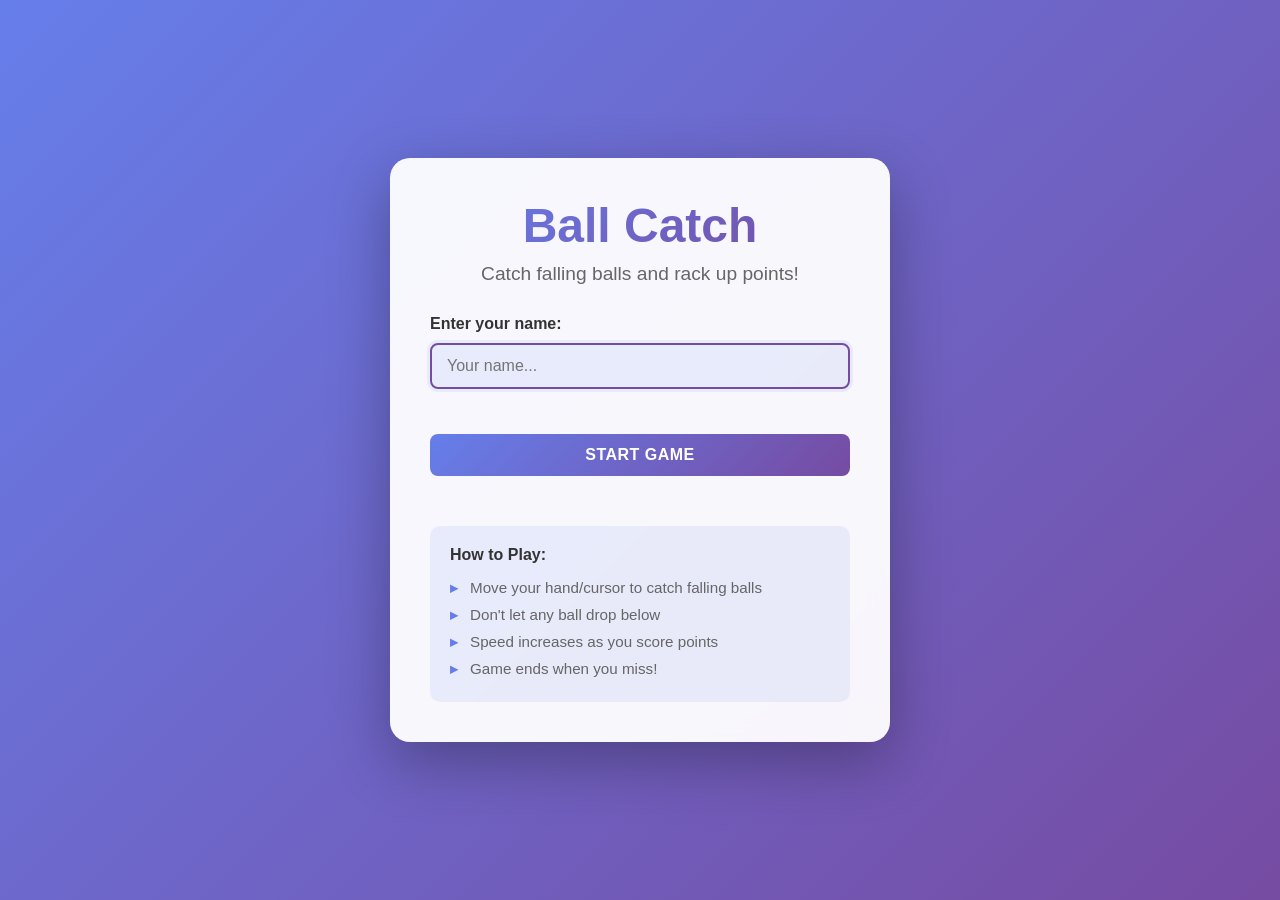
<file: ball-catch-game/ball-catch-game-index.html>
<!DOCTYPE html>
<html lang="en">
<head>
    <meta charset="UTF-8">
    <meta name="viewport" content="width=device-width, initial-scale=1.0">
    <title>Ball Catch Game</title>
    <style>
* {
    margin: 0;
    padding: 0;
    box-sizing: border-box;
}

body {
    font-family: 'Segoe UI', Tahoma, Geneva, Verdana, sans-serif;
    background: linear-gradient(135deg, #667eea 0%, #764ba2 100%);
    min-height: 100vh;
    display: flex;
    align-items: center;
    justify-content: center;
    color: #333;
    overflow: hidden;
}

.container {
    width: 100%;
    height: 100vh;
    position: relative;
}

.screen {
    display: none;
    width: 100%;
    height: 100%;
    position: absolute;
    top: 0;
    left: 0;
    opacity: 0;
    transition: opacity 0.3s ease;
}

.screen.active {
    display: flex;
    opacity: 1;
    z-index: 10;
}

/* Start Screen */
#startScreen {
    align-items: center;
    justify-content: center;
    background: linear-gradient(135deg, #667eea 0%, #764ba2 100%);
}

#startScreen .content {
    background: rgba(255, 255, 255, 0.95);
    backdrop-filter: blur(10px);
    border-radius: 20px;
    padding: 40px;
    max-width: 500px;
    width: 90%;
    box-shadow: 0 20px 60px rgba(0, 0, 0, 0.3);
    text-align: center;
}

.title {
    font-size: 3em;
    background: linear-gradient(135deg, #667eea 0%, #764ba2 100%);
    -webkit-background-clip: text;
    -webkit-text-fill-color: transparent;
    background-clip: text;
    margin-bottom: 10px;
    font-weight: 800;
}

.subtitle {
    font-size: 1.2em;
    color: #666;
    margin-bottom: 30px;
    font-weight: 300;
}

.input-group {
    margin: 25px 0;
    display: flex;
    flex-direction: column;
    align-items: flex-start;
}

.input-group label {
    margin-bottom: 10px;
    font-weight: 600;
    color: #333;
}

.input-field {
    width: 100%;
    padding: 12px 15px;
    border: 2px solid #667eea;
    border-radius: 8px;
    font-size: 1em;
    transition: all 0.3s ease;
    background: rgba(102, 126, 234, 0.05);
}

.input-field:focus {
    outline: none;
    border-color: #764ba2;
    box-shadow: 0 0 0 3px rgba(102, 126, 234, 0.1);
    background: rgba(102, 126, 234, 0.1);
}

.btn {
    padding: 12px 30px;
    border: none;
    border-radius: 8px;
    font-size: 1em;
    font-weight: 600;
    cursor: pointer;
    transition: all 0.3s ease;
    text-transform: uppercase;
    letter-spacing: 0.5px;
}

.btn-primary {
    background: linear-gradient(135deg, #667eea 0%, #764ba2 100%);
    color: white;
    margin: 20px 0;
    width: 100%;
}

.btn-primary:hover {
    transform: translateY(-2px);
    box-shadow: 0 10px 25px rgba(102, 126, 234, 0.4);
}

.btn-primary:active {
    transform: translateY(0);
}

.btn-secondary {
    background: rgba(102, 126, 234, 0.1);
    color: #667eea;
    border: 2px solid #667eea;
}

.btn-secondary:hover {
    background: rgba(102, 126, 234, 0.2);
    transform: translateY(-2px);
}

.btn-small {
    padding: 8px 16px;
    font-size: 0.9em;
    background: rgba(255, 255, 255, 0.2);
    color: white;
    border: 2px solid rgba(255, 255, 255, 0.5);
}

.btn-small:hover {
    background: rgba(255, 255, 255, 0.3);
}

.info {
    margin-top: 30px;
    padding: 20px;
    background: rgba(102, 126, 234, 0.1);
    border-radius: 10px;
    text-align: left;
}

.info p {
    font-weight: 600;
    margin-bottom: 10px;
    color: #333;
}

.info ul {
    list-style: none;
    color: #666;
    font-size: 0.95em;
}

.info li {
    padding: 5px 0;
    padding-left: 20px;
    position: relative;
}

.info li:before {
    content: "▸";
    position: absolute;
    left: 0;
    color: #667eea;
    font-weight: bold;
}

/* Game Screen */
#gameScreen {
    flex-direction: column;
    background: linear-gradient(135deg, #667eea 0%, #764ba2 100%);
}

.game-header {
    display: flex;
    justify-content: space-between;
    align-items: center;
    padding: 20px;
    background: rgba(255, 255, 255, 0.1);
    backdrop-filter: blur(10px);
    border-bottom: 1px solid rgba(255, 255, 255, 0.2);
    z-index: 5;
}

.player-info {
    display: flex;
    align-items: center;
    gap: 20px;
    color: white;
}

.player-name {
    font-size: 1.3em;
    font-weight: 700;
    background: rgba(255, 255, 255, 0.2);
    padding: 8px 15px;
    border-radius: 20px;
    backdrop-filter: blur(10px);
}

.score-label {
    font-size: 1em;
    font-weight: 600;
}

.score {
    font-size: 2em;
    font-weight: 800;
    background: linear-gradient(135deg, #ffd700, #ffed4e);
    -webkit-background-clip: text;
    -webkit-text-fill-color: transparent;
    background-clip: text;
    min-width: 60px;
}

#gameCanvas {
    flex: 1;
    display: block;
    background: rgba(255, 255, 255, 0.05);
    cursor: none;
}

.game-info {
    padding: 15px;
    text-align: center;
    color: white;
    font-weight: 600;
    background: rgba(255, 255, 255, 0.1);
    border-top: 1px solid rgba(255, 255, 255, 0.2);
}

/* Game Over Screen */
#gameOverScreen {
    align-items: center;
    justify-content: center;
    background: linear-gradient(135deg, #667eea 0%, #764ba2 100%);
}

#gameOverScreen .content {
    background: rgba(255, 255, 255, 0.95);
    backdrop-filter: blur(10px);
    border-radius: 20px;
    padding: 40px;
    max-width: 500px;
    width: 90%;
    box-shadow: 0 20px 60px rgba(0, 0, 0, 0.3);
    text-align: center;
}

.result-card {
    background: rgba(102, 126, 234, 0.1);
    border-radius: 15px;
    padding: 25px;
    margin: 30px 0;
    text-align: left;
}

.result-row {
    display: flex;
    justify-content: space-between;
    align-items: center;
    padding: 12px 0;
    border-bottom: 1px solid rgba(102, 126, 234, 0.2);
}

.result-row:last-child {
    border-bottom: none;
}

.result-label {
    font-weight: 600;
    color: #667eea;
    font-size: 1.1em;
}

.result-value {
    font-weight: 700;
    color: #333;
    font-size: 1.3em;
}

.button-group {
    display: flex;
    gap: 15px;
    margin-top: 25px;
}

.button-group .btn {
    flex: 1;
    margin: 0;
}

/* Pause Screen */
#pauseScreen {
    align-items: center;
    justify-content: center;
    background: rgba(0, 0, 0, 0.7);
    backdrop-filter: blur(5px);
}

#pauseScreen .content {
    background: rgba(255, 255, 255, 0.95);
    backdrop-filter: blur(10px);
    border-radius: 20px;
    padding: 40px;
    max-width: 400px;
    width: 90%;
    box-shadow: 0 20px 60px rgba(0, 0, 0, 0.5);
    text-align: center;
}

.pause-info {
    background: rgba(102, 126, 234, 0.1);
    padding: 20px;
    border-radius: 10px;
    margin: 25px 0;
}

.pause-info p {
    font-size: 1.5em;
    font-weight: 700;
    color: #333;
}

/* Responsive Design */
@media (max-width: 768px) {
    .title {
        font-size: 2.2em;
    }

    .subtitle {
        font-size: 1em;
    }

    #startScreen .content {
        padding: 30px 20px;
    }

    #gameOverScreen .content {
        padding: 30px 20px;
    }

    #pauseScreen .content {
        padding: 30px 20px;
    }

    .game-header {
        padding: 15px;
    }

    .player-info {
        gap: 10px;
    }

    .player-name {
        font-size: 1em;
        padding: 6px 12px;
    }

    .score-label {
        font-size: 0.9em;
    }

    .score {
        font-size: 1.5em;
    }

    .button-group {
        flex-direction: column;
    }

    .button-group .btn {
        width: 100%;
    }
}

@media (max-width: 480px) {
    body {
        min-height: 100vh;
    }

    .title {
        font-size: 1.8em;
    }

    #startScreen .content,
    #gameOverScreen .content,
    #pauseScreen .content {
        border-radius: 15px;
        padding: 20px;
    }

    .info {
        font-size: 0.9em;
    }

    .player-info {
        flex-direction: column;
        gap: 5px;
    }

    .btn-small {
        padding: 6px 12px;
        font-size: 0.8em;
    }
}
    </style>
</head>
<body>
    <div class="container">
        <!-- Start Screen -->
        <div id="startScreen" class="screen active">
            <div class="content">
                <h1 class="title">Ball Catch</h1>
                <p class="subtitle">Catch falling balls and rack up points!</p>
                
                <div class="input-group">
                    <label for="playerName">Enter your name:</label>
                    <input 
                        type="text" 
                        id="playerName" 
                        class="input-field" 
                        placeholder="Your name..."
                        maxlength="20"
                    >
                </div>
                
                <button id="startBtn" class="btn btn-primary">Start Game</button>
                
                <div class="info">
                    <p><strong>How to Play:</strong></p>
                    <ul>
                        <li>Move your hand/cursor to catch falling balls</li>
                        <li>Don't let any ball drop below</li>
                        <li>Speed increases as you score points</li>
                        <li>Game ends when you miss!</li>
                    </ul>
                </div>
            </div>
        </div>

        <!-- Game Screen -->
        <div id="gameScreen" class="screen">
            <div class="game-header">
                <div class="player-info">
                    <span class="player-name" id="playerNameDisplay">Player</span>
                    <span class="score-label">Points:</span>
                    <span class="score" id="scoreDisplay">0</span>
                </div>
                <button id="pauseBtn" class="btn btn-small">Pause</button>
            </div>
            
            <canvas id="gameCanvas"></canvas>
            
            <div class="game-info">
                <p id="difficultyDisplay">Level: Easy</p>
            </div>
        </div>

        <!-- Game Over Screen -->
        <div id="gameOverScreen" class="screen">
            <div class="content">
                <h1 class="title">Game Over!</h1>
                
                <div class="result-card">
                    <div class="result-row">
                        <span class="result-label">Player:</span>
                        <span class="result-value" id="resultPlayerName">Player</span>
                    </div>
                    <div class="result-row">
                        <span class="result-label">Final Score:</span>
                        <span class="result-value" id="resultScore">0</span>
                    </div>
                    <div class="result-row">
                        <span class="result-label">Level Reached:</span>
                        <span class="result-value" id="resultLevel">Easy</span>
                    </div>
                </div>
                
                <div class="button-group">
                    <button id="retryBtn" class="btn btn-primary">Play Again</button>
                    <button id="homeBtn" class="btn btn-secondary">Home</button>
                </div>
            </div>
        </div>

        <!-- Pause Screen -->
        <div id="pauseScreen" class="screen">
            <div class="content">
                <h1 class="title">Game Paused</h1>
                
                <div class="pause-info">
                    <p id="pauseScore">Current Score: 0</p>
                </div>
                
                <div class="button-group">
                    <button id="resumeBtn" class="btn btn-primary">Resume</button>
                    <button id="quitBtn" class="btn btn-secondary">Quit</button>
                </div>
            </div>
        </div>
    </div>

    <script>
// Game variables
let gameState = 'start'; // start, playing, paused, gameOver
let score = 0;
let playerName = 'Player';
let currentLevel = 0;
let gameSpeed = 1;

// Canvas setup
const canvas = document.getElementById('gameCanvas');
const ctx = canvas.getContext('2d');

// Resize canvas to fit window
function resizeCanvas() {
    canvas.width = canvas.offsetWidth;
    canvas.height = canvas.offsetHeight;
}

window.addEventListener('resize', resizeCanvas);
resizeCanvas();

// Game objects
const catcher = {
    x: canvas.width / 2,
    y: canvas.height - 80,
    radius: 40,
    speedX: 0,
    maxSpeed: 8
};

let balls = [];
let spawnRate = 2;
let ballSpawnCounter = 0;

// Level configuration
const levels = [
    { name: 'Easy', speed: 2, spawnRate: 1.5, minRadius: 15, maxRadius: 25 },
    { name: 'Medium', speed: 3.5, spawnRate: 2.5, minRadius: 12, maxRadius: 20 },
    { name: 'Hard', speed: 5, spawnRate: 3.5, minRadius: 10, maxRadius: 18 },
    { name: 'Extreme', speed: 6.5, spawnRate: 4.5, minRadius: 8, maxRadius: 15 },
    { name: 'Insane', speed: 8, spawnRate: 5.5, minRadius: 8, maxRadius: 15 }
];

// Color palette
const colors = [
    'rgba(255, 107, 107, 0.9)',
    'rgba(255, 193, 7, 0.9)',
    'rgba(76, 175, 80, 0.9)',
    'rgba(33, 150, 243, 0.9)',
    'rgba(156, 39, 176, 0.9)',
    'rgba(255, 87, 34, 0.9)'
];

// DOM Elements
const startScreen = document.getElementById('startScreen');
const gameScreen = document.getElementById('gameScreen');
const gameOverScreen = document.getElementById('gameOverScreen');
const pauseScreen = document.getElementById('pauseScreen');

const playerNameInput = document.getElementById('playerName');
const startBtn = document.getElementById('startBtn');
const pauseBtn = document.getElementById('pauseBtn');
const resumeBtn = document.getElementById('resumeBtn');
const retryBtn = document.getElementById('retryBtn');
const homeBtn = document.getElementById('homeBtn');
const quitBtn = document.getElementById('quitBtn');

const playerNameDisplay = document.getElementById('playerNameDisplay');
const scoreDisplay = document.getElementById('scoreDisplay');
const difficultyDisplay = document.getElementById('difficultyDisplay');
const pauseScore = document.getElementById('pauseScore');

// Event Listeners
startBtn.addEventListener('click', startGame);
pauseBtn.addEventListener('click', pauseGame);
resumeBtn.addEventListener('click', resumeGame);
retryBtn.addEventListener('click', restartGame);
homeBtn.addEventListener('click', goHome);
quitBtn.addEventListener('click', goHome);

// Mouse/Touch tracking
let mouseX = canvas.width / 2;
let mouseY = canvas.height - 80;

document.addEventListener('mousemove', (e) => {
    if (gameState === 'playing') {
        const rect = canvas.getBoundingClientRect();
        mouseX = e.clientX - rect.left;
        mouseY = e.clientY - rect.top;
        
        // Keep catcher in bounds
        mouseX = Math.max(catcher.radius, Math.min(canvas.width - catcher.radius, mouseX));
        mouseY = Math.max(catcher.radius, Math.min(canvas.height - catcher.radius, mouseY));
    }
});

// Touch support
document.addEventListener('touchmove', (e) => {
    if (gameState === 'playing') {
        e.preventDefault();
        const rect = canvas.getBoundingClientRect();
        mouseX = e.touches[0].clientX - rect.left;
        mouseY = e.touches[0].clientY - rect.top;
        
        // Keep catcher in bounds
        mouseX = Math.max(catcher.radius, Math.min(canvas.width - catcher.radius, mouseX));
        mouseY = Math.max(catcher.radius, Math.min(canvas.height - catcher.radius, mouseY));
    }
}, { passive: false });

// Ball class
class Ball {
    constructor() {
        const levelConfig = levels[currentLevel];
        this.x = Math.random() * (canvas.width - 40) + 20;
        this.y = -30;
        this.radius = Math.random() * (levelConfig.maxRadius - levelConfig.minRadius) + levelConfig.minRadius;
        this.speedY = levelConfig.speed * gameSpeed;
        this.color = colors[Math.floor(Math.random() * colors.length)];
        this.caught = false;
    }

    update() {
        this.y += this.speedY;
    }

    draw() {
        // Ball glow effect
        ctx.shadowColor = this.color;
        ctx.shadowBlur = 15;
        
        // Ball
        ctx.fillStyle = this.color;
        ctx.beginPath();
        ctx.arc(this.x, this.y, this.radius, 0, Math.PI * 2);
        ctx.fill();
        
        // Highlight
        ctx.fillStyle = 'rgba(255, 255, 255, 0.3)';
        ctx.beginPath();
        ctx.arc(this.x - this.radius / 3, this.y - this.radius / 3, this.radius / 3, 0, Math.PI * 2);
        ctx.fill();
        
        ctx.shadowBlur = 0;
    }

    isBelow() {
        return this.y - this.radius > canvas.height;
    }

    isCaught(catcher) {
        const dx = this.x - catcher.x;
        const dy = this.y - catcher.y;
        const distance = Math.sqrt(dx * dx + dy * dy);
        return distance < catcher.radius + this.radius;
    }
}

function startGame() {
    playerName = playerNameInput.value.trim() || 'Player';
    playerNameDisplay.textContent = playerName;
    
    // Reset game state
    score = 0;
    currentLevel = 0;
    gameSpeed = 1;
    balls = [];
    ballSpawnCounter = 0;
    gameState = 'playing';
    
    // Update UI
    scoreDisplay.textContent = score;
    updateDifficulty();
    
    // Show game screen
    showScreen(gameScreen);
    
    // Start game loop
    gameLoop();
}

function pauseGame() {
    gameState = 'paused';
    pauseScore.textContent = `Current Score: ${score}`;
    showScreen(pauseScreen);
}

function resumeGame() {
    gameState = 'playing';
    showScreen(gameScreen);
    gameLoop();
}

function endGame() {
    gameState = 'gameOver';
    showGameOverScreen();
}

function restartGame() {
    playerNameInput.value = '';
    playerNameInput.focus();
    showScreen(startScreen);
}

function goHome() {
    playerNameInput.value = '';
    playerNameInput.focus();
    showScreen(startScreen);
}

function showScreen(screen) {
    document.querySelectorAll('.screen').forEach(s => s.classList.remove('active'));
    screen.classList.add('active');
}

function showGameOverScreen() {
    document.getElementById('resultPlayerName').textContent = playerName;
    document.getElementById('resultScore').textContent = score;
    document.getElementById('resultLevel').textContent = levels[currentLevel].name;
    showScreen(gameOverScreen);
}

function updateDifficulty() {
    // Update level based on score
    let newLevel = 0;
    if (score >= 50) newLevel = 1;
    if (score >= 150) newLevel = 2;
    if (score >= 300) newLevel = 3;
    if (score >= 500) newLevel = 4;
    
    if (newLevel !== currentLevel) {
        currentLevel = newLevel;
    }
    
    const levelConfig = levels[currentLevel];
    difficultyDisplay.textContent = `Level: ${levelConfig.name}`;
}

function spawnBall() {
    balls.push(new Ball());
}

function update() {
    // Update catcher position (smooth movement)
    catcher.x = mouseX;
    catcher.y = mouseY;
    
    // Spawn balls
    ballSpawnCounter++;
    if (ballSpawnCounter > 60 / levels[currentLevel].spawnRate) {
        spawnBall();
        ballSpawnCounter = 0;
    }
    
    // Update and check balls
    for (let i = balls.length - 1; i >= 0; i--) {
        balls[i].update();
        
        // Check if ball is caught
        if (!balls[i].caught && balls[i].isCaught(catcher)) {
            balls[i].caught = true;
            score += (currentLevel + 1) * 10;
            scoreDisplay.textContent = score;
            updateDifficulty();
            balls.splice(i, 1);
        }
        // Check if ball escaped
        else if (balls[i].isBelow()) {
            endGame();
            return;
        }
    }
}

function draw() {
    // Clear canvas with gradient
    const gradient = ctx.createLinearGradient(0, 0, 0, canvas.height);
    gradient.addColorStop(0, 'rgba(102, 126, 234, 0.1)');
    gradient.addColorStop(1, 'rgba(118, 75, 162, 0.1)');
    ctx.fillStyle = gradient;
    ctx.fillRect(0, 0, canvas.width, canvas.height);
    
    // Draw balls
    for (let ball of balls) {
        ball.draw();
    }
    
    // Draw catcher (hand cursor)
    ctx.shadowColor = 'rgba(102, 126, 234, 0.8)';
    ctx.shadowBlur = 20;
    
    // Outer circle
    ctx.fillStyle = 'rgba(102, 126, 234, 0.3)';
    ctx.beginPath();
    ctx.arc(catcher.x, catcher.y, catcher.radius, 0, Math.PI * 2);
    ctx.fill();
    
    // Inner circle (solid)
    ctx.fillStyle = 'rgba(102, 126, 234, 0.6)';
    ctx.beginPath();
    ctx.arc(catcher.x, catcher.y, catcher.radius * 0.6, 0, Math.PI * 2);
    ctx.fill();
    
    // Center dot
    ctx.fillStyle = 'rgba(255, 255, 255, 0.8)';
    ctx.beginPath();
    ctx.arc(catcher.x, catcher.y, catcher.radius * 0.2, 0, Math.PI * 2);
    ctx.fill();
    
    ctx.shadowBlur = 0;
}

function gameLoop() {
    if (gameState === 'playing') {
        update();
        draw();
        requestAnimationFrame(gameLoop);
    } else if (gameState === 'paused') {
        draw();
    }
}

// Focus on input field on load
playerNameInput.focus();
    </script>
</body>
</html>
</file>
